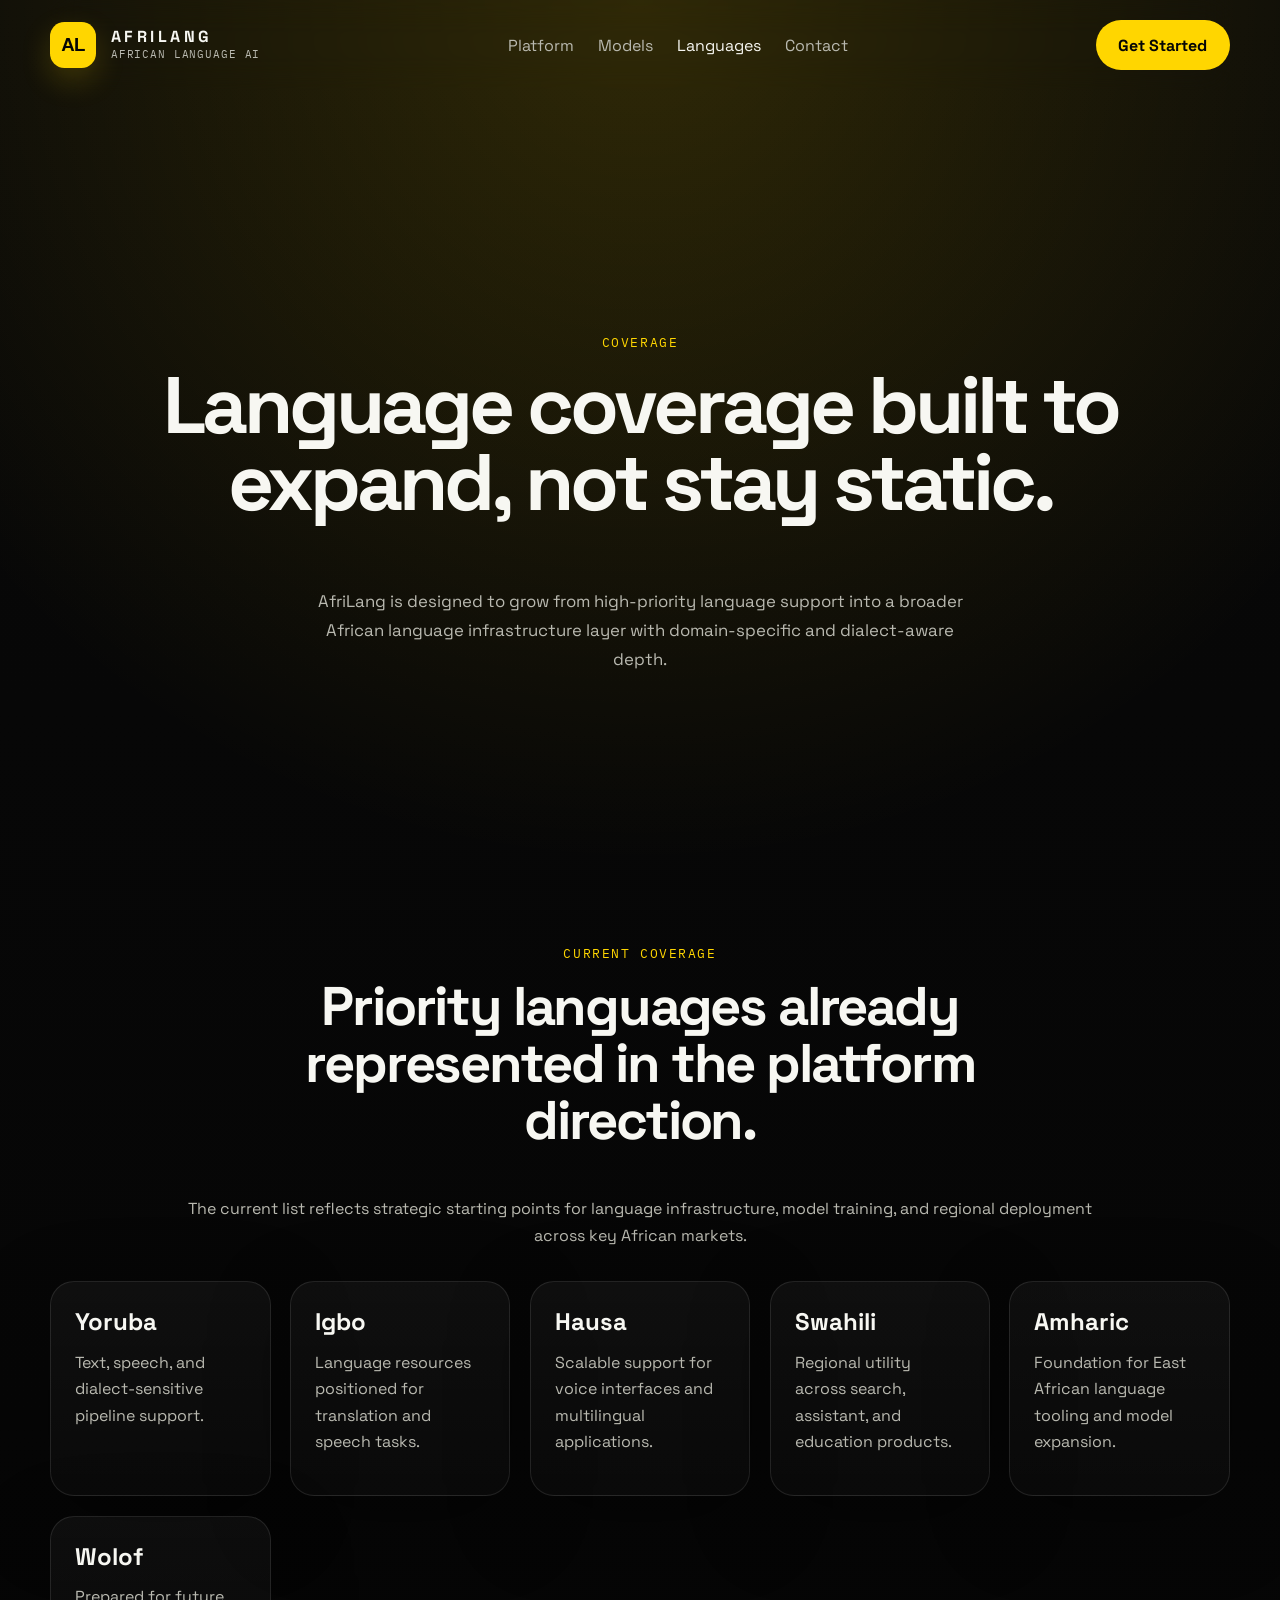
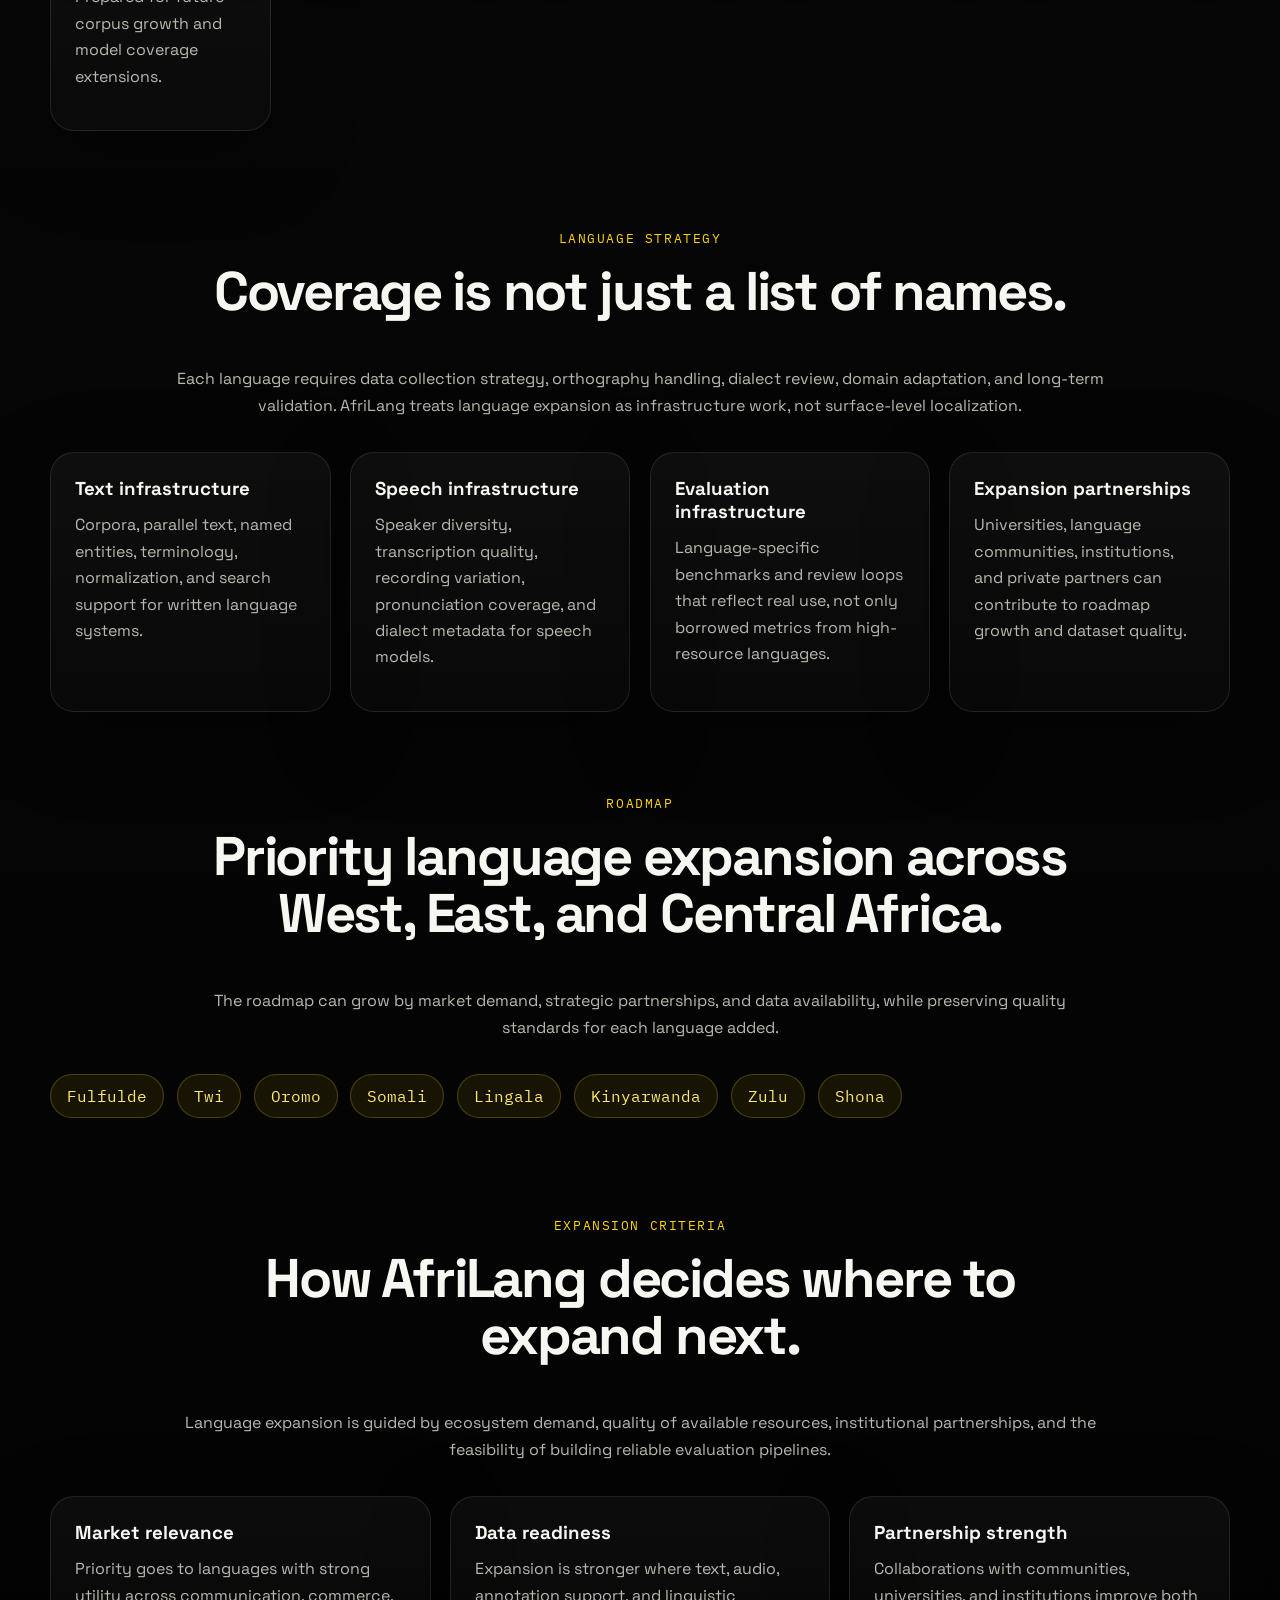
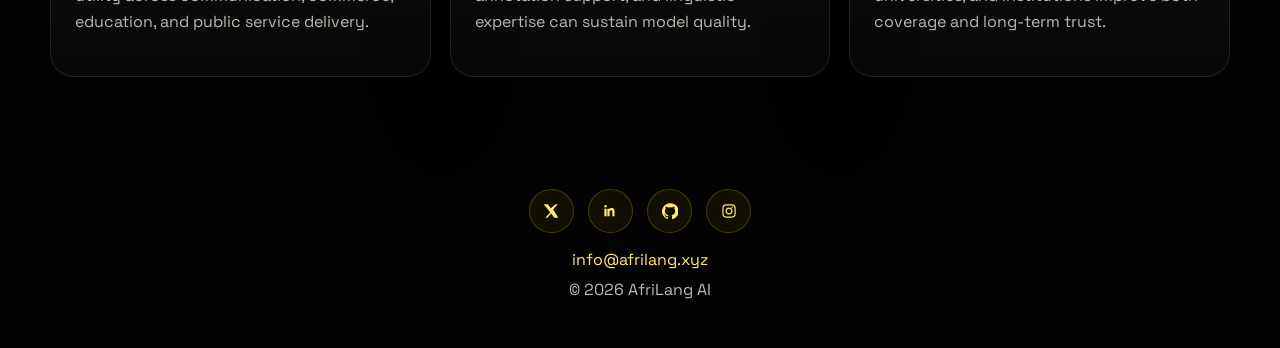
<file: languages.html>
<!DOCTYPE html>
<html lang="en">
<head>
  <meta charset="UTF-8">
  <meta name="viewport" content="width=device-width, initial-scale=1.0">
  <meta name="description" content="AfriLang supported languages and expansion roadmap.">
  <title>AfriLang AI | Languages</title>
  <link rel="icon" href="favicon.svg" type="image/svg+xml">
  <link rel="preconnect" href="https://fonts.googleapis.com">
  <link rel="preconnect" href="https://fonts.gstatic.com" crossorigin>
  <link href="https://fonts.googleapis.com/css2?family=Space+Grotesk:wght@400;500;700&family=IBM+Plex+Mono:wght@400;500&display=swap" rel="stylesheet">
  <link rel="stylesheet" href="style.css">
</head>
<body data-page="languages">
  <div class="site-shell">
    <header class="navbar">
      <a class="logo" href="index.html" aria-label="AfriLang home">
        <img class="logo-mark" src="favicon.svg" alt="" aria-hidden="true">
        <span class="logo-lockup">
          <span class="logo-text">AFRILANG</span>
          <span class="logo-tagline">African Language AI</span>
        </span>
      </a>
      <button class="nav-toggle" type="button" aria-expanded="false" aria-controls="site-nav">
        Menu
      </button>
      <nav id="site-nav" class="nav-links" aria-label="Primary navigation">
        <a href="platform.html">Platform</a>
        <a href="models.html">Models</a>
        <a href="languages.html">Languages</a>
        <a href="contact.html">Contact</a>
      </nav>
      <a href="contact.html" class="btn">Get Started</a>
    </header>

    <main class="page-main">
      <section class="page-hero">
        <div class="eyebrow">Coverage</div>
        <h1>Language coverage built to expand, not stay static.</h1>
        <p>AfriLang is designed to grow from high-priority language support into a broader African language infrastructure layer with domain-specific and dialect-aware depth.</p>
      </section>

      <section class="section">
        <div class="section-heading">
          <div class="eyebrow">Current coverage</div>
          <h2>Priority languages already represented in the platform direction.</h2>
          <p>The current list reflects strategic starting points for language infrastructure, model training, and regional deployment across key African markets.</p>
        </div>
        <div class="grid language-grid">
          <article class="card"><h2>Yoruba</h2><p>Text, speech, and dialect-sensitive pipeline support.</p></article>
          <article class="card"><h2>Igbo</h2><p>Language resources positioned for translation and speech tasks.</p></article>
          <article class="card"><h2>Hausa</h2><p>Scalable support for voice interfaces and multilingual applications.</p></article>
          <article class="card"><h2>Swahili</h2><p>Regional utility across search, assistant, and education products.</p></article>
          <article class="card"><h2>Amharic</h2><p>Foundation for East African language tooling and model expansion.</p></article>
          <article class="card"><h2>Wolof</h2><p>Prepared for future corpus growth and model coverage extensions.</p></article>
        </div>
      </section>

      <section class="section">
        <div class="section-heading">
          <div class="eyebrow">Language strategy</div>
          <h2>Coverage is not just a list of names.</h2>
          <p>Each language requires data collection strategy, orthography handling, dialect review, domain adaptation, and long-term validation. AfriLang treats language expansion as infrastructure work, not surface-level localization.</p>
        </div>
        <div class="split-grid">
          <article class="card">
            <h3>Text infrastructure</h3>
            <p>Corpora, parallel text, named entities, terminology, normalization, and search support for written language systems.</p>
          </article>
          <article class="card">
            <h3>Speech infrastructure</h3>
            <p>Speaker diversity, transcription quality, recording variation, pronunciation coverage, and dialect metadata for speech models.</p>
          </article>
          <article class="card">
            <h3>Evaluation infrastructure</h3>
            <p>Language-specific benchmarks and review loops that reflect real use, not only borrowed metrics from high-resource languages.</p>
          </article>
          <article class="card">
            <h3>Expansion partnerships</h3>
            <p>Universities, language communities, institutions, and private partners can contribute to roadmap growth and dataset quality.</p>
          </article>
        </div>
      </section>

      <section class="section highlight-panel">
        <div class="section-heading">
          <div class="eyebrow">Roadmap</div>
          <h2>Priority language expansion across West, East, and Central Africa.</h2>
          <p>The roadmap can grow by market demand, strategic partnerships, and data availability, while preserving quality standards for each language added.</p>
        </div>
        <div class="tag-row" aria-label="Language roadmap">
          <span class="tag">Fulfulde</span>
          <span class="tag">Twi</span>
          <span class="tag">Oromo</span>
          <span class="tag">Somali</span>
          <span class="tag">Lingala</span>
          <span class="tag">Kinyarwanda</span>
          <span class="tag">Zulu</span>
          <span class="tag">Shona</span>
        </div>
      </section>

      <section class="section">
        <div class="section-heading">
          <div class="eyebrow">Expansion criteria</div>
          <h2>How AfriLang decides where to expand next.</h2>
          <p>Language expansion is guided by ecosystem demand, quality of available resources, institutional partnerships, and the feasibility of building reliable evaluation pipelines.</p>
        </div>
        <div class="split-grid">
          <article class="card">
            <h3>Market relevance</h3>
            <p>Priority goes to languages with strong utility across communication, commerce, education, and public service delivery.</p>
          </article>
          <article class="card">
            <h3>Data readiness</h3>
            <p>Expansion is stronger where text, audio, annotation support, and linguistic expertise can sustain model quality.</p>
          </article>
          <article class="card">
            <h3>Partnership strength</h3>
            <p>Collaborations with communities, universities, and institutions improve both coverage and long-term trust.</p>
          </article>
        </div>
      </section>
    </main>

    <footer class="site-footer">
      <div class="social-links" aria-label="Social media links">
        <a href="#" class="social-link" aria-label="AfriLang on X">
          <svg viewBox="0 0 24 24" aria-hidden="true"><path d="M18.9 2H22l-6.77 7.74L23 22h-6.1l-4.77-6.24L6.67 22H3.56l7.24-8.27L1 2h6.25l4.31 5.7z"></path></svg>
        </a>
        <a href="#" class="social-link" aria-label="AfriLang on LinkedIn">
          <svg viewBox="0 0 24 24" aria-hidden="true"><path d="M6.94 8.5H3.56V20h3.38zM5.25 3A1.96 1.96 0 1 0 5.3 6.92 1.96 1.96 0 0 0 5.25 3m6.1 5.5H8.11V20h3.24v-6.04c0-1.59.3-3.13 2.26-3.13 1.93 0 1.95 1.8 1.95 3.24V20h3.24v-6.6c0-3.24-.7-5.73-4.49-5.73-1.82 0-3.04 1-3.54 1.95h-.05z"></path></svg>
        </a>
        <a href="#" class="social-link" aria-label="AfriLang on GitHub">
          <svg viewBox="0 0 24 24" aria-hidden="true"><path d="M12 .5A12 12 0 0 0 8.2 23.9c.6.1.82-.26.82-.58v-2.06c-3.34.72-4.04-1.42-4.04-1.42-.54-1.4-1.33-1.77-1.33-1.77-1.1-.75.08-.74.08-.74 1.2.09 1.84 1.25 1.84 1.25 1.08 1.86 2.84 1.33 3.53 1.02.1-.8.42-1.33.76-1.63-2.67-.31-5.48-1.36-5.48-6.03 0-1.33.46-2.42 1.23-3.27-.12-.31-.53-1.56.12-3.25 0 0 1-.33 3.3 1.25a11.2 11.2 0 0 1 6 0c2.28-1.58 3.29-1.25 3.29-1.25.65 1.69.24 2.94.12 3.25.77.85 1.23 1.94 1.23 3.27 0 4.68-2.81 5.72-5.5 6.02.43.38.82 1.12.82 2.26v3.35c0 .32.21.69.83.57A12 12 0 0 0 12 .5"></path></svg>
        </a>
        <a href="#" class="social-link" aria-label="AfriLang on Instagram">
          <svg viewBox="0 0 24 24" aria-hidden="true"><path d="M7.75 2h8.5A5.75 5.75 0 0 1 22 7.75v8.5A5.75 5.75 0 0 1 16.25 22h-8.5A5.75 5.75 0 0 1 2 16.25v-8.5A5.75 5.75 0 0 1 7.75 2m0 1.8A3.95 3.95 0 0 0 3.8 7.75v8.5a3.95 3.95 0 0 0 3.95 3.95h8.5a3.95 3.95 0 0 0 3.95-3.95v-8.5a3.95 3.95 0 0 0-3.95-3.95zm8.95 1.35a1.1 1.1 0 1 1 0 2.2 1.1 1.1 0 0 1 0-2.2M12 6.85A5.15 5.15 0 1 1 6.85 12 5.16 5.16 0 0 1 12 6.85m0 1.8A3.35 3.35 0 1 0 15.35 12 3.35 3.35 0 0 0 12 8.65"></path></svg>
        </a>
      </div>
      <p class="footer-email">
        <a href="mailto:info@afrilang.xyz">info@afrilang.xyz</a>
      </p>
      <p>&copy; 2026 AfriLang AI</p>
    </footer>
  </div>
  <script src="script.js"></script>
</body>
</html>
</file>
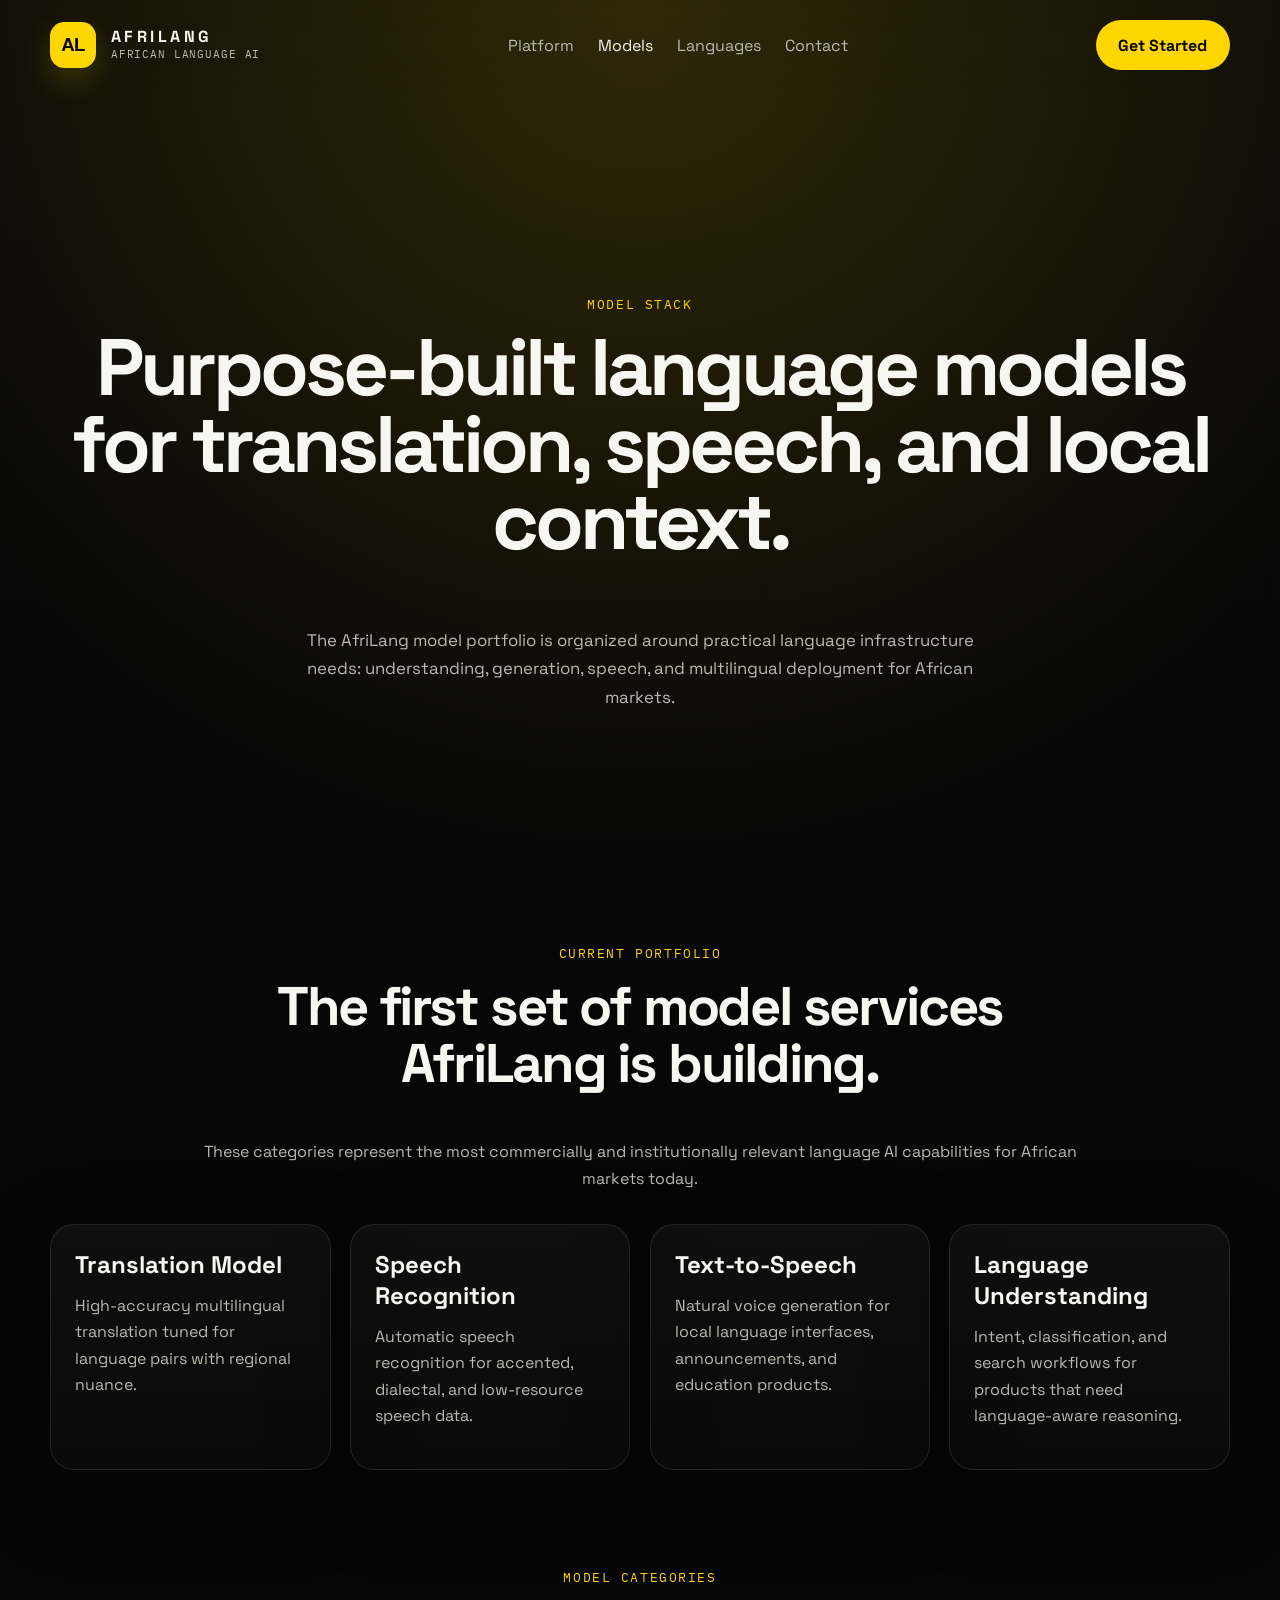
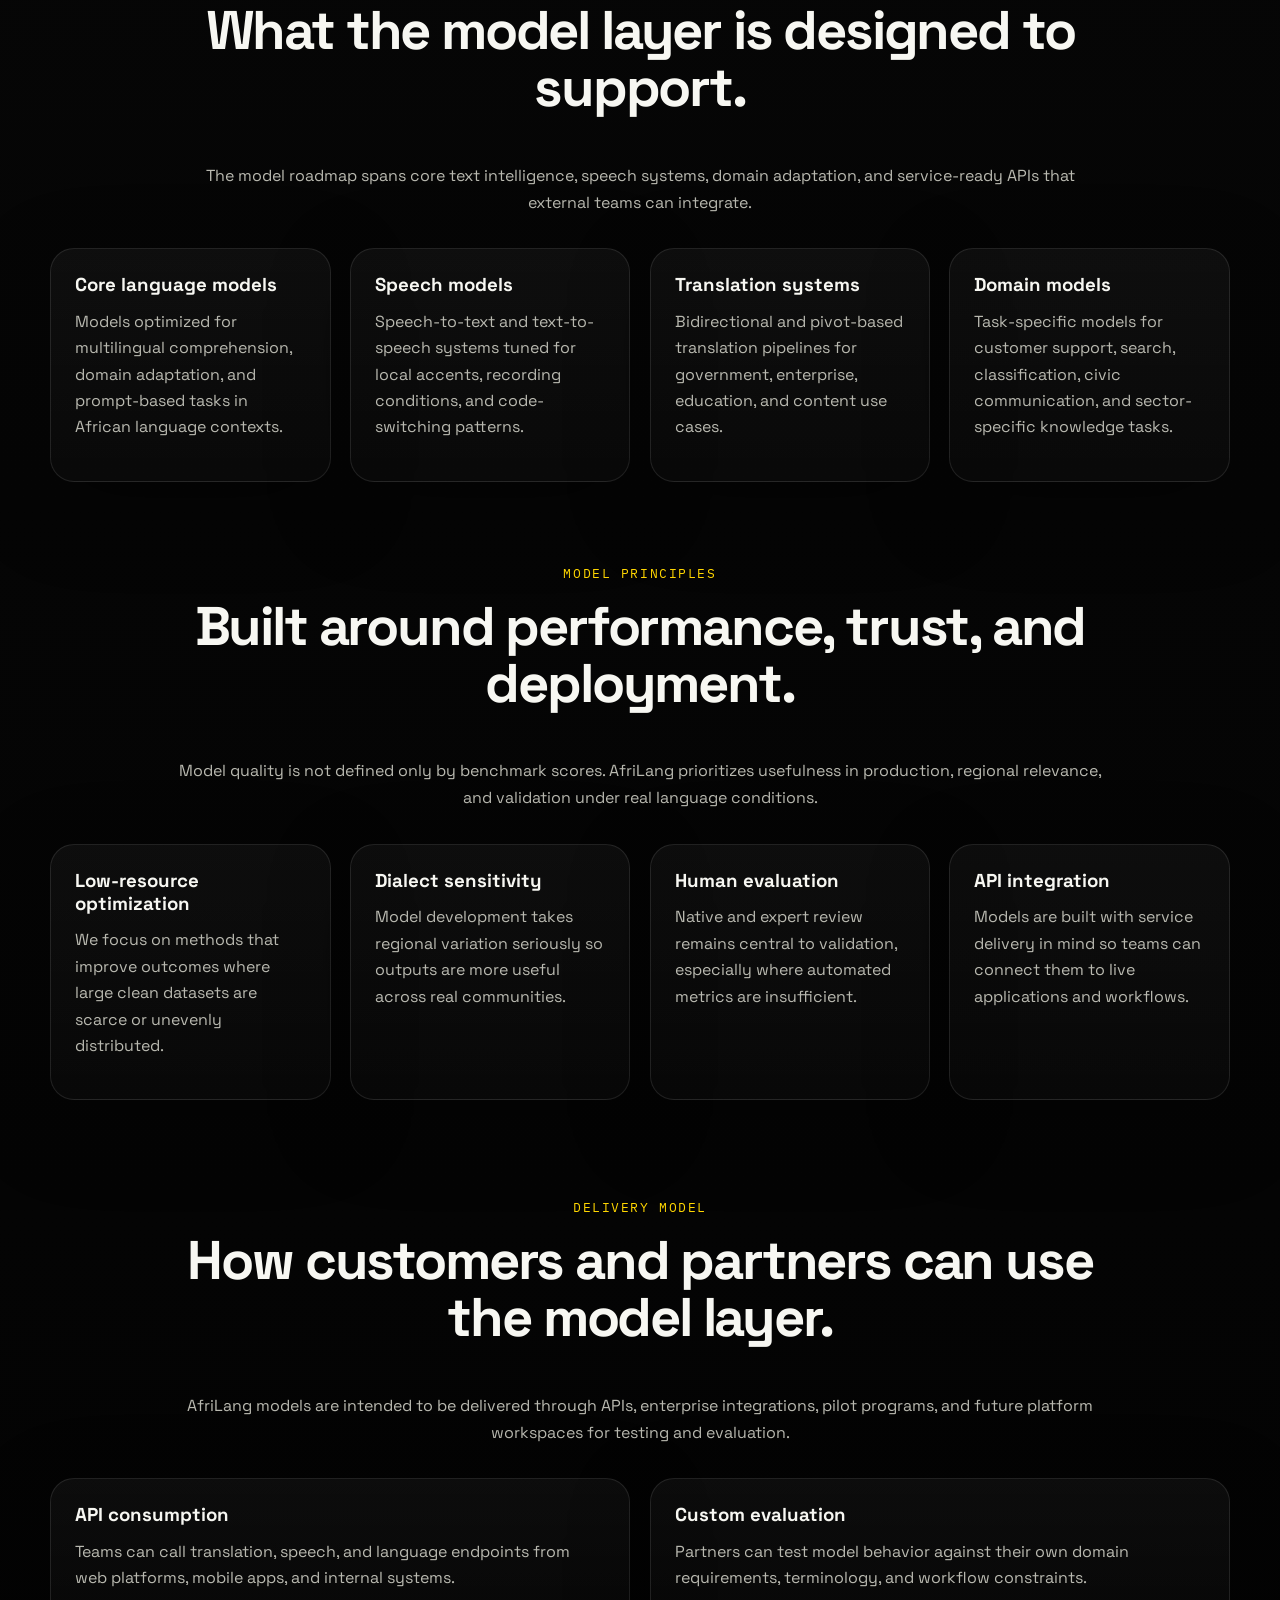
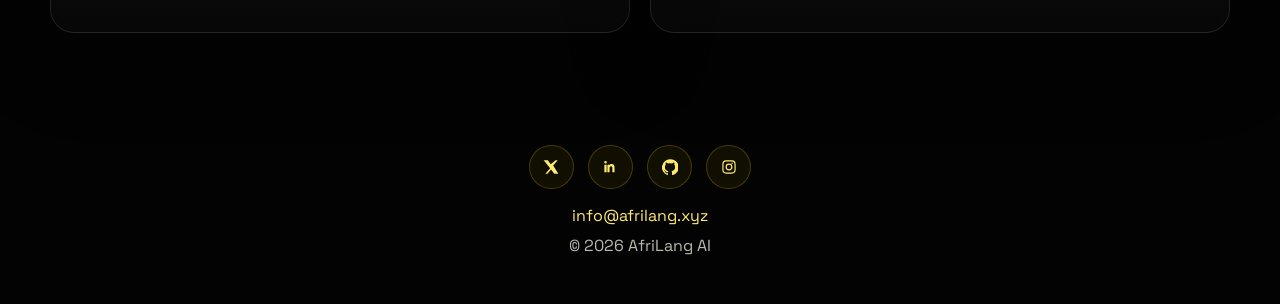
<file: models.html>
<!DOCTYPE html>
<html lang="en">
<head>
  <meta charset="UTF-8">
  <meta name="viewport" content="width=device-width, initial-scale=1.0">
  <meta name="description" content="AfriLang AI model lineup for translation, speech, and language understanding.">
  <title>AfriLang AI | Models</title>
  <link rel="icon" href="favicon.svg" type="image/svg+xml">
  <link rel="preconnect" href="https://fonts.googleapis.com">
  <link rel="preconnect" href="https://fonts.gstatic.com" crossorigin>
  <link href="https://fonts.googleapis.com/css2?family=Space+Grotesk:wght@400;500;700&family=IBM+Plex+Mono:wght@400;500&display=swap" rel="stylesheet">
  <link rel="stylesheet" href="style.css">
</head>
<body data-page="models">
  <div class="site-shell">
    <header class="navbar">
      <a class="logo" href="index.html" aria-label="AfriLang home">
        <img class="logo-mark" src="favicon.svg" alt="" aria-hidden="true">
        <span class="logo-lockup">
          <span class="logo-text">AFRILANG</span>
          <span class="logo-tagline">African Language AI</span>
        </span>
      </a>
      <button class="nav-toggle" type="button" aria-expanded="false" aria-controls="site-nav">
        Menu
      </button>
      <nav id="site-nav" class="nav-links" aria-label="Primary navigation">
        <a href="platform.html">Platform</a>
        <a href="models.html">Models</a>
        <a href="languages.html">Languages</a>
        <a href="contact.html">Contact</a>
      </nav>
      <a href="contact.html" class="btn">Get Started</a>
    </header>

    <main class="page-main">
      <section class="page-hero">
        <div class="eyebrow">Model stack</div>
        <h1>Purpose-built language models for translation, speech, and local context.</h1>
        <p>The AfriLang model portfolio is organized around practical language infrastructure needs: understanding, generation, speech, and multilingual deployment for African markets.</p>
      </section>

      <section class="section">
        <div class="section-heading">
          <div class="eyebrow">Current portfolio</div>
          <h2>The first set of model services AfriLang is building.</h2>
          <p>These categories represent the most commercially and institutionally relevant language AI capabilities for African markets today.</p>
        </div>
        <div class="grid">
          <article class="card">
            <h2>Translation Model</h2>
            <p>High-accuracy multilingual translation tuned for language pairs with regional nuance.</p>
          </article>
          <article class="card">
            <h2>Speech Recognition</h2>
            <p>Automatic speech recognition for accented, dialectal, and low-resource speech data.</p>
          </article>
          <article class="card">
            <h2>Text-to-Speech</h2>
            <p>Natural voice generation for local language interfaces, announcements, and education products.</p>
          </article>
          <article class="card">
            <h2>Language Understanding</h2>
            <p>Intent, classification, and search workflows for products that need language-aware reasoning.</p>
          </article>
        </div>
      </section>

      <section class="section">
        <div class="section-heading">
          <div class="eyebrow">Model categories</div>
          <h2>What the model layer is designed to support.</h2>
          <p>The model roadmap spans core text intelligence, speech systems, domain adaptation, and service-ready APIs that external teams can integrate.</p>
        </div>
        <div class="split-grid">
          <article class="card">
            <h3>Core language models</h3>
            <p>Models optimized for multilingual comprehension, domain adaptation, and prompt-based tasks in African language contexts.</p>
          </article>
          <article class="card">
            <h3>Speech models</h3>
            <p>Speech-to-text and text-to-speech systems tuned for local accents, recording conditions, and code-switching patterns.</p>
          </article>
          <article class="card">
            <h3>Translation systems</h3>
            <p>Bidirectional and pivot-based translation pipelines for government, enterprise, education, and content use cases.</p>
          </article>
          <article class="card">
            <h3>Domain models</h3>
            <p>Task-specific models for customer support, search, classification, civic communication, and sector-specific knowledge tasks.</p>
          </article>
        </div>
      </section>

      <section class="section highlight-panel">
        <div class="section-heading">
          <div class="eyebrow">Model principles</div>
          <h2>Built around performance, trust, and deployment.</h2>
          <p>Model quality is not defined only by benchmark scores. AfriLang prioritizes usefulness in production, regional relevance, and validation under real language conditions.</p>
        </div>
        <div class="grid">
          <article class="card">
            <h3>Low-resource optimization</h3>
            <p>We focus on methods that improve outcomes where large clean datasets are scarce or unevenly distributed.</p>
          </article>
          <article class="card">
            <h3>Dialect sensitivity</h3>
            <p>Model development takes regional variation seriously so outputs are more useful across real communities.</p>
          </article>
          <article class="card">
            <h3>Human evaluation</h3>
            <p>Native and expert review remains central to validation, especially where automated metrics are insufficient.</p>
          </article>
          <article class="card">
            <h3>API integration</h3>
            <p>Models are built with service delivery in mind so teams can connect them to live applications and workflows.</p>
          </article>
        </div>
      </section>

      <section class="section">
        <div class="section-heading">
          <div class="eyebrow">Delivery model</div>
          <h2>How customers and partners can use the model layer.</h2>
          <p>AfriLang models are intended to be delivered through APIs, enterprise integrations, pilot programs, and future platform workspaces for testing and evaluation.</p>
        </div>
        <div class="split-grid">
          <article class="card">
            <h3>API consumption</h3>
            <p>Teams can call translation, speech, and language endpoints from web platforms, mobile apps, and internal systems.</p>
          </article>
          <article class="card">
            <h3>Custom evaluation</h3>
            <p>Partners can test model behavior against their own domain requirements, terminology, and workflow constraints.</p>
          </article>
        </div>
      </section>
    </main>

    <footer class="site-footer">
      <div class="social-links" aria-label="Social media links">
        <a href="#" class="social-link" aria-label="AfriLang on X">
          <svg viewBox="0 0 24 24" aria-hidden="true"><path d="M18.9 2H22l-6.77 7.74L23 22h-6.1l-4.77-6.24L6.67 22H3.56l7.24-8.27L1 2h6.25l4.31 5.7z"></path></svg>
        </a>
        <a href="#" class="social-link" aria-label="AfriLang on LinkedIn">
          <svg viewBox="0 0 24 24" aria-hidden="true"><path d="M6.94 8.5H3.56V20h3.38zM5.25 3A1.96 1.96 0 1 0 5.3 6.92 1.96 1.96 0 0 0 5.25 3m6.1 5.5H8.11V20h3.24v-6.04c0-1.59.3-3.13 2.26-3.13 1.93 0 1.95 1.8 1.95 3.24V20h3.24v-6.6c0-3.24-.7-5.73-4.49-5.73-1.82 0-3.04 1-3.54 1.95h-.05z"></path></svg>
        </a>
        <a href="#" class="social-link" aria-label="AfriLang on GitHub">
          <svg viewBox="0 0 24 24" aria-hidden="true"><path d="M12 .5A12 12 0 0 0 8.2 23.9c.6.1.82-.26.82-.58v-2.06c-3.34.72-4.04-1.42-4.04-1.42-.54-1.4-1.33-1.77-1.33-1.77-1.1-.75.08-.74.08-.74 1.2.09 1.84 1.25 1.84 1.25 1.08 1.86 2.84 1.33 3.53 1.02.1-.8.42-1.33.76-1.63-2.67-.31-5.48-1.36-5.48-6.03 0-1.33.46-2.42 1.23-3.27-.12-.31-.53-1.56.12-3.25 0 0 1-.33 3.3 1.25a11.2 11.2 0 0 1 6 0c2.28-1.58 3.29-1.25 3.29-1.25.65 1.69.24 2.94.12 3.25.77.85 1.23 1.94 1.23 3.27 0 4.68-2.81 5.72-5.5 6.02.43.38.82 1.12.82 2.26v3.35c0 .32.21.69.83.57A12 12 0 0 0 12 .5"></path></svg>
        </a>
        <a href="#" class="social-link" aria-label="AfriLang on Instagram">
          <svg viewBox="0 0 24 24" aria-hidden="true"><path d="M7.75 2h8.5A5.75 5.75 0 0 1 22 7.75v8.5A5.75 5.75 0 0 1 16.25 22h-8.5A5.75 5.75 0 0 1 2 16.25v-8.5A5.75 5.75 0 0 1 7.75 2m0 1.8A3.95 3.95 0 0 0 3.8 7.75v8.5a3.95 3.95 0 0 0 3.95 3.95h8.5a3.95 3.95 0 0 0 3.95-3.95v-8.5a3.95 3.95 0 0 0-3.95-3.95zm8.95 1.35a1.1 1.1 0 1 1 0 2.2 1.1 1.1 0 0 1 0-2.2M12 6.85A5.15 5.15 0 1 1 6.85 12 5.16 5.16 0 0 1 12 6.85m0 1.8A3.35 3.35 0 1 0 15.35 12 3.35 3.35 0 0 0 12 8.65"></path></svg>
        </a>
      </div>
      <p class="footer-email">
        <a href="mailto:info@afrilang.xyz">info@afrilang.xyz</a>
      </p>
      <p>&copy; 2026 AfriLang AI</p>
    </footer>
  </div>
  <script src="script.js"></script>
</body>
</html>
</file>
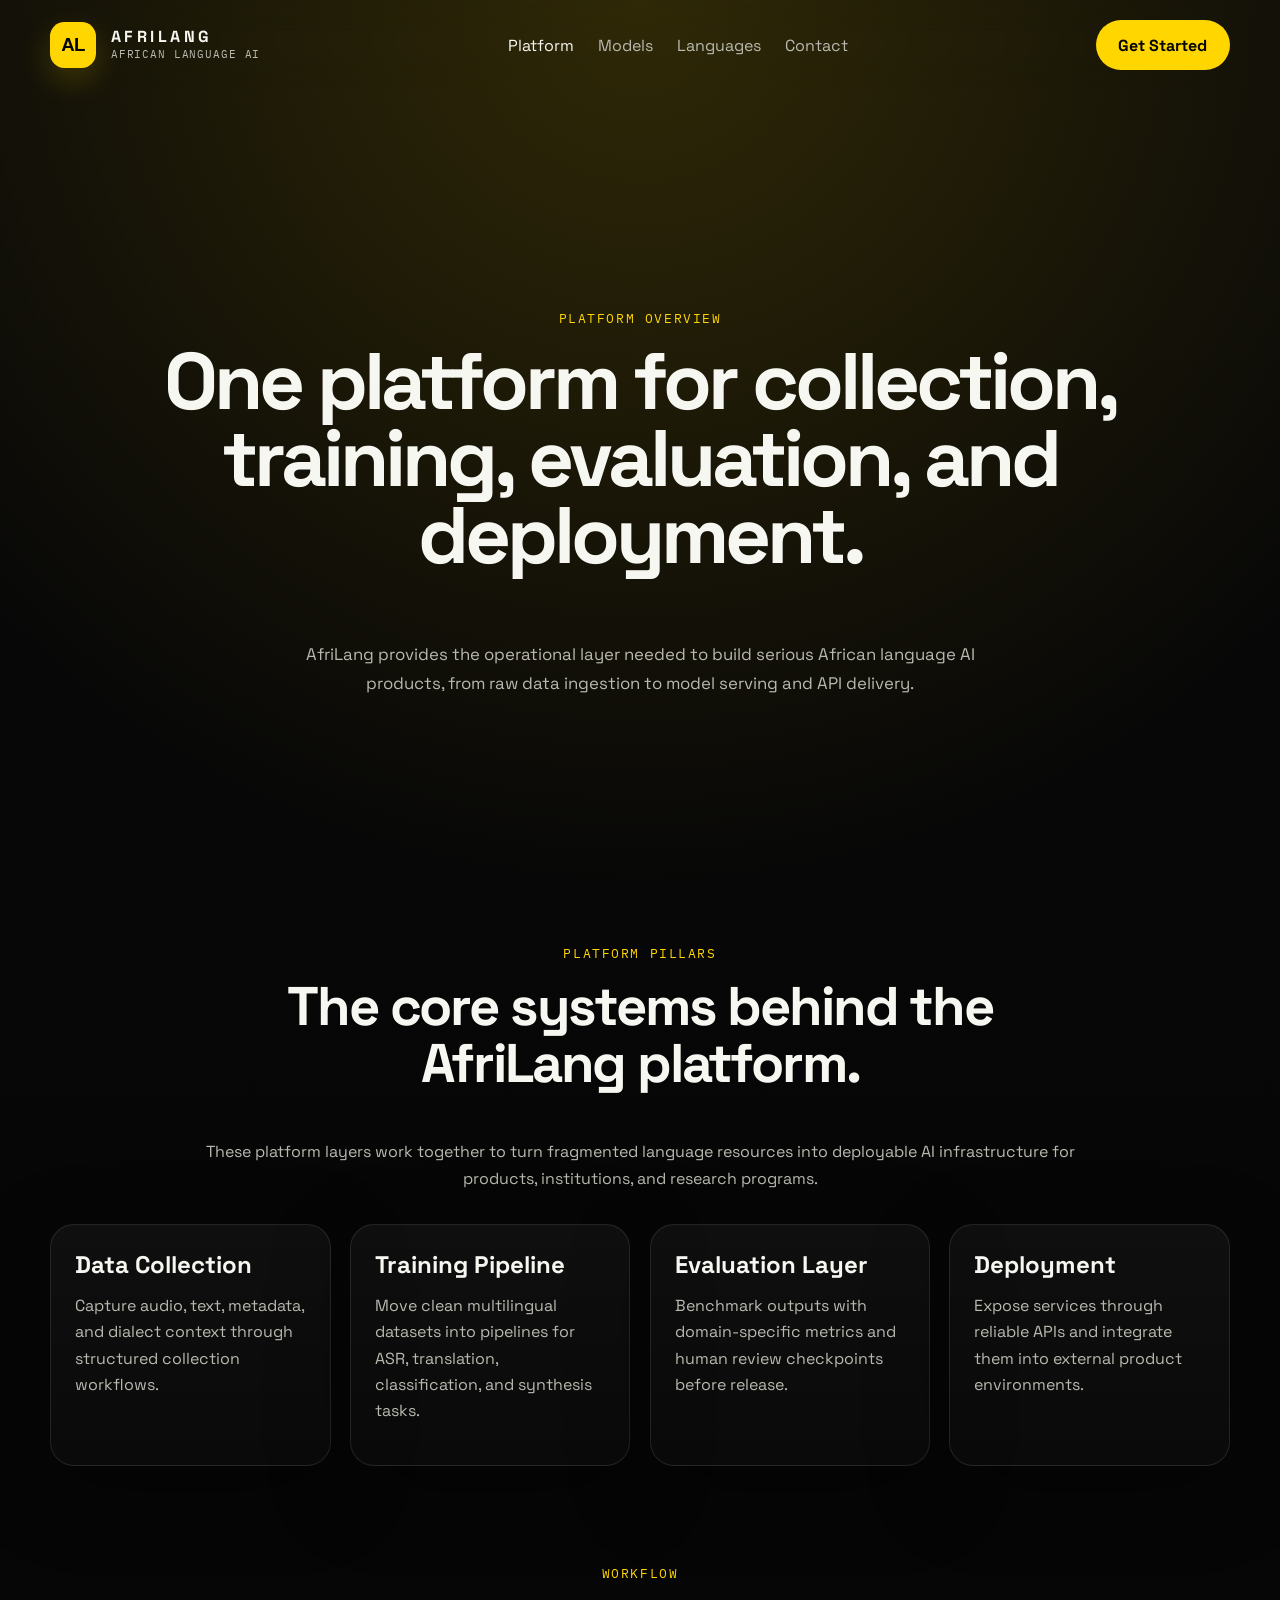
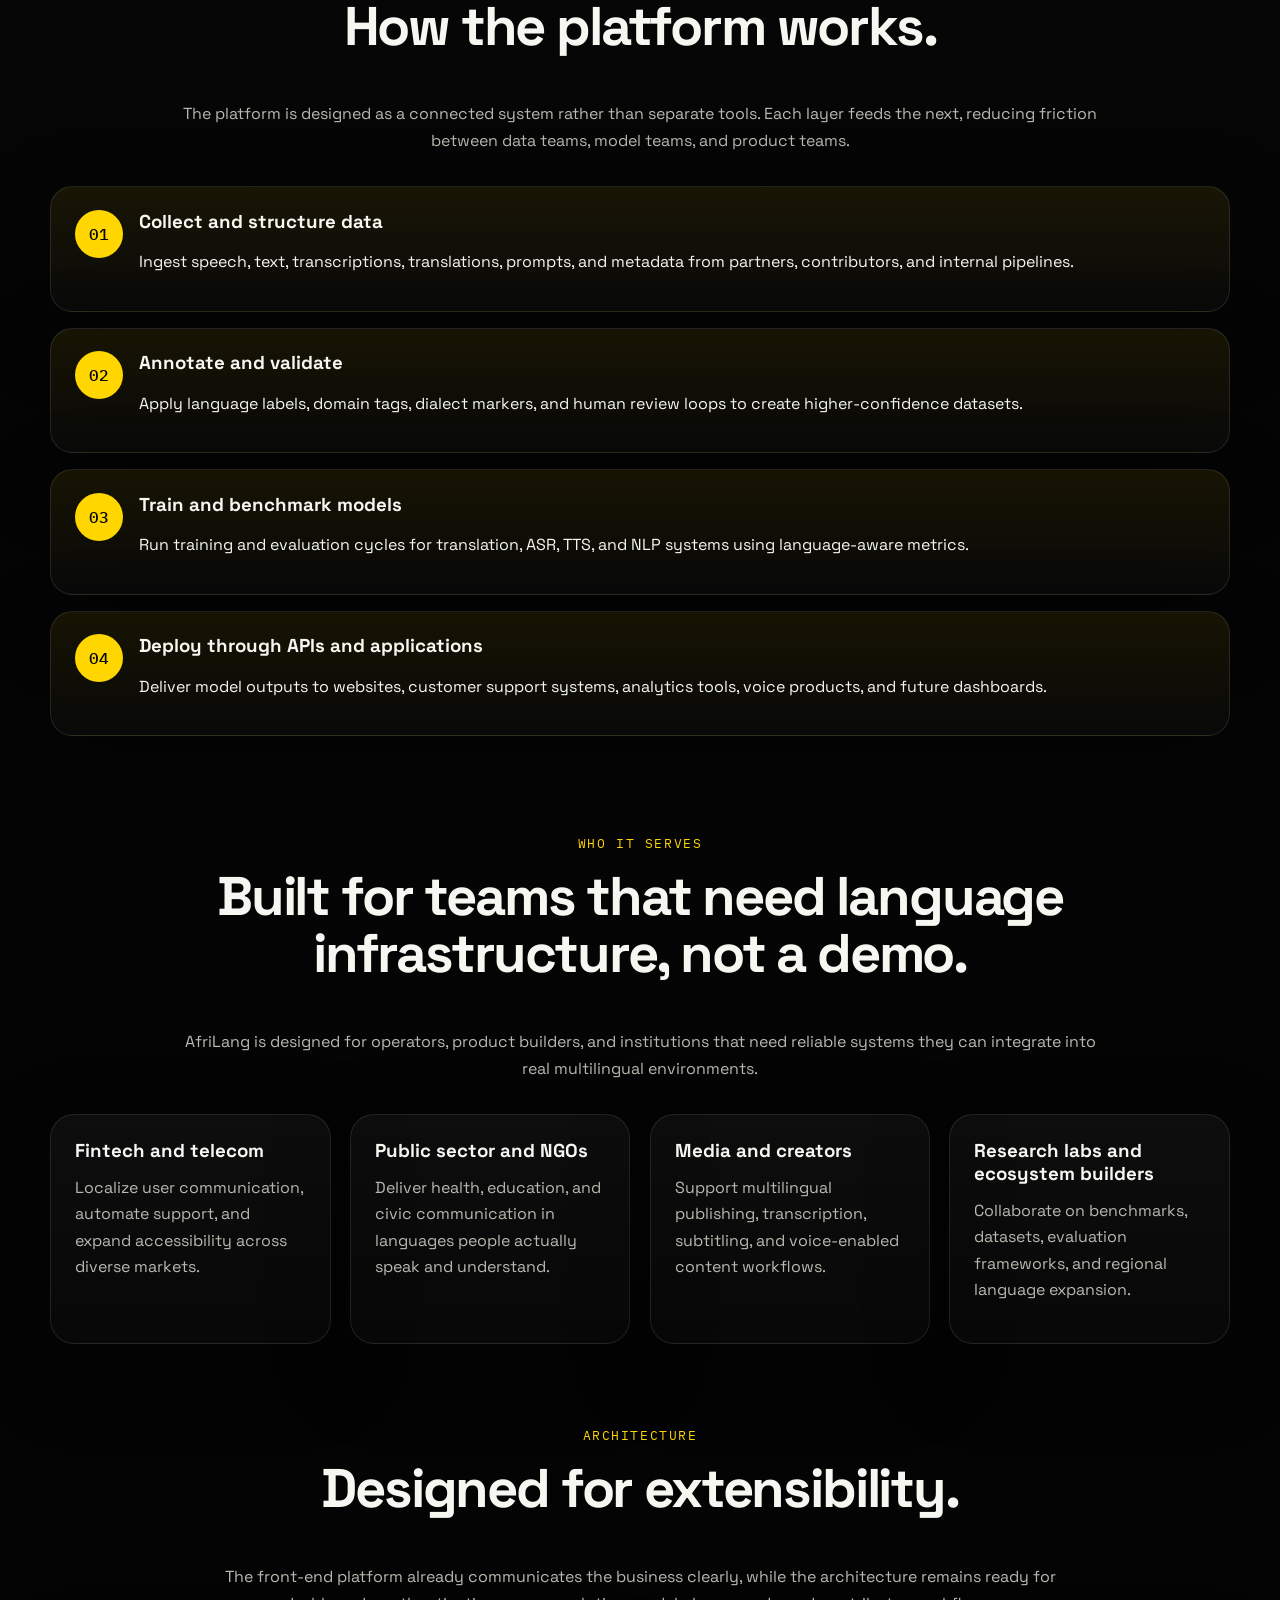
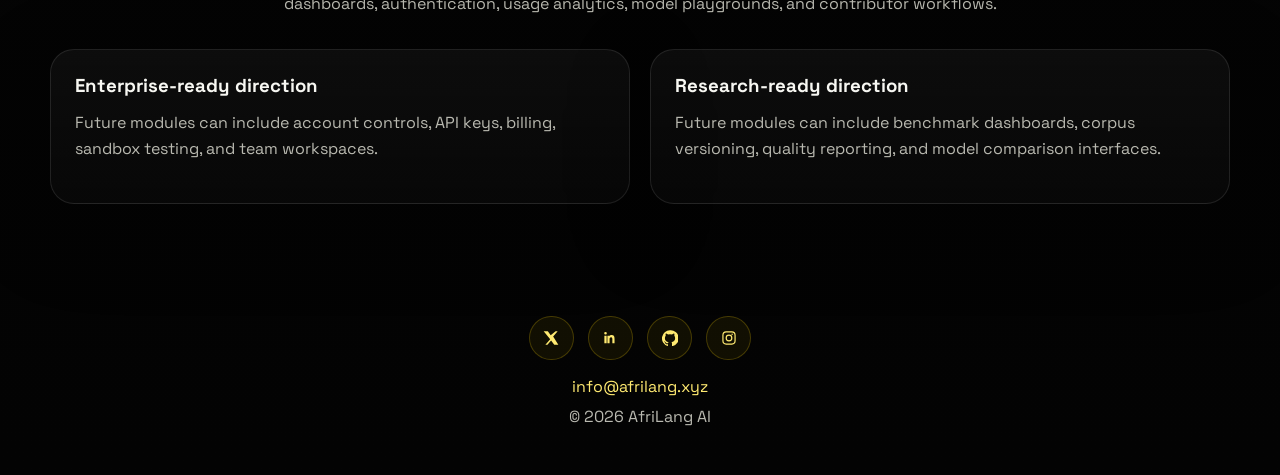
<file: platform.html>
<!DOCTYPE html>
<html lang="en">
<head>
  <meta charset="UTF-8">
  <meta name="viewport" content="width=device-width, initial-scale=1.0">
  <meta name="description" content="Platform overview for AfriLang AI infrastructure.">
  <title>AfriLang AI | Platform</title>
  <link rel="icon" href="favicon.svg" type="image/svg+xml">
  <link rel="preconnect" href="https://fonts.googleapis.com">
  <link rel="preconnect" href="https://fonts.gstatic.com" crossorigin>
  <link href="https://fonts.googleapis.com/css2?family=Space+Grotesk:wght@400;500;700&family=IBM+Plex+Mono:wght@400;500&display=swap" rel="stylesheet">
  <link rel="stylesheet" href="style.css">
</head>
<body data-page="platform">
  <div class="site-shell">
    <header class="navbar">
      <a class="logo" href="index.html" aria-label="AfriLang home">
        <img class="logo-mark" src="favicon.svg" alt="" aria-hidden="true">
        <span class="logo-lockup">
          <span class="logo-text">AFRILANG</span>
          <span class="logo-tagline">African Language AI</span>
        </span>
      </a>
      <button class="nav-toggle" type="button" aria-expanded="false" aria-controls="site-nav">
        Menu
      </button>
      <nav id="site-nav" class="nav-links" aria-label="Primary navigation">
        <a href="platform.html">Platform</a>
        <a href="models.html">Models</a>
        <a href="languages.html">Languages</a>
        <a href="contact.html">Contact</a>
      </nav>
      <a href="contact.html" class="btn">Get Started</a>
    </header>

    <main class="page-main">
      <section class="page-hero">
        <div class="eyebrow">Platform overview</div>
        <h1>One platform for collection, training, evaluation, and deployment.</h1>
        <p>AfriLang provides the operational layer needed to build serious African language AI products, from raw data ingestion to model serving and API delivery.</p>
      </section>

      <section class="section">
        <div class="section-heading">
          <div class="eyebrow">Platform pillars</div>
          <h2>The core systems behind the AfriLang platform.</h2>
          <p>These platform layers work together to turn fragmented language resources into deployable AI infrastructure for products, institutions, and research programs.</p>
        </div>
        <div class="grid">
          <article class="card">
            <h2>Data Collection</h2>
            <p>Capture audio, text, metadata, and dialect context through structured collection workflows.</p>
          </article>
          <article class="card">
            <h2>Training Pipeline</h2>
            <p>Move clean multilingual datasets into pipelines for ASR, translation, classification, and synthesis tasks.</p>
          </article>
          <article class="card">
            <h2>Evaluation Layer</h2>
            <p>Benchmark outputs with domain-specific metrics and human review checkpoints before release.</p>
          </article>
          <article class="card">
            <h2>Deployment</h2>
            <p>Expose services through reliable APIs and integrate them into external product environments.</p>
          </article>
        </div>
      </section>

      <section class="section">
        <div class="section-heading">
          <div class="eyebrow">Workflow</div>
          <h2>How the platform works.</h2>
          <p>The platform is designed as a connected system rather than separate tools. Each layer feeds the next, reducing friction between data teams, model teams, and product teams.</p>
        </div>
        <div class="timeline">
          <article class="timeline-item">
            <span class="timeline-step">01</span>
            <div>
              <h3>Collect and structure data</h3>
              <p>Ingest speech, text, transcriptions, translations, prompts, and metadata from partners, contributors, and internal pipelines.</p>
            </div>
          </article>
          <article class="timeline-item">
            <span class="timeline-step">02</span>
            <div>
              <h3>Annotate and validate</h3>
              <p>Apply language labels, domain tags, dialect markers, and human review loops to create higher-confidence datasets.</p>
            </div>
          </article>
          <article class="timeline-item">
            <span class="timeline-step">03</span>
            <div>
              <h3>Train and benchmark models</h3>
              <p>Run training and evaluation cycles for translation, ASR, TTS, and NLP systems using language-aware metrics.</p>
            </div>
          </article>
          <article class="timeline-item">
            <span class="timeline-step">04</span>
            <div>
              <h3>Deploy through APIs and applications</h3>
              <p>Deliver model outputs to websites, customer support systems, analytics tools, voice products, and future dashboards.</p>
            </div>
          </article>
        </div>
      </section>

      <section class="section">
        <div class="section-heading">
          <div class="eyebrow">Who it serves</div>
          <h2>Built for teams that need language infrastructure, not a demo.</h2>
          <p>AfriLang is designed for operators, product builders, and institutions that need reliable systems they can integrate into real multilingual environments.</p>
        </div>
        <div class="grid">
          <article class="card">
            <h3>Fintech and telecom</h3>
            <p>Localize user communication, automate support, and expand accessibility across diverse markets.</p>
          </article>
          <article class="card">
            <h3>Public sector and NGOs</h3>
            <p>Deliver health, education, and civic communication in languages people actually speak and understand.</p>
          </article>
          <article class="card">
            <h3>Media and creators</h3>
            <p>Support multilingual publishing, transcription, subtitling, and voice-enabled content workflows.</p>
          </article>
          <article class="card">
            <h3>Research labs and ecosystem builders</h3>
            <p>Collaborate on benchmarks, datasets, evaluation frameworks, and regional language expansion.</p>
          </article>
        </div>
      </section>

      <section class="section highlight-panel">
        <div class="section-heading">
          <div class="eyebrow">Architecture</div>
          <h2>Designed for extensibility.</h2>
          <p>The front-end platform already communicates the business clearly, while the architecture remains ready for dashboards, authentication, usage analytics, model playgrounds, and contributor workflows.</p>
        </div>
        <div class="split-grid">
          <article class="card">
            <h3>Enterprise-ready direction</h3>
            <p>Future modules can include account controls, API keys, billing, sandbox testing, and team workspaces.</p>
          </article>
          <article class="card">
            <h3>Research-ready direction</h3>
            <p>Future modules can include benchmark dashboards, corpus versioning, quality reporting, and model comparison interfaces.</p>
          </article>
        </div>
      </section>
    </main>

    <footer class="site-footer">
      <div class="social-links" aria-label="Social media links">
        <a href="#" class="social-link" aria-label="AfriLang on X">
          <svg viewBox="0 0 24 24" aria-hidden="true"><path d="M18.9 2H22l-6.77 7.74L23 22h-6.1l-4.77-6.24L6.67 22H3.56l7.24-8.27L1 2h6.25l4.31 5.7z"></path></svg>
        </a>
        <a href="#" class="social-link" aria-label="AfriLang on LinkedIn">
          <svg viewBox="0 0 24 24" aria-hidden="true"><path d="M6.94 8.5H3.56V20h3.38zM5.25 3A1.96 1.96 0 1 0 5.3 6.92 1.96 1.96 0 0 0 5.25 3m6.1 5.5H8.11V20h3.24v-6.04c0-1.59.3-3.13 2.26-3.13 1.93 0 1.95 1.8 1.95 3.24V20h3.24v-6.6c0-3.24-.7-5.73-4.49-5.73-1.82 0-3.04 1-3.54 1.95h-.05z"></path></svg>
        </a>
        <a href="#" class="social-link" aria-label="AfriLang on GitHub">
          <svg viewBox="0 0 24 24" aria-hidden="true"><path d="M12 .5A12 12 0 0 0 8.2 23.9c.6.1.82-.26.82-.58v-2.06c-3.34.72-4.04-1.42-4.04-1.42-.54-1.4-1.33-1.77-1.33-1.77-1.1-.75.08-.74.08-.74 1.2.09 1.84 1.25 1.84 1.25 1.08 1.86 2.84 1.33 3.53 1.02.1-.8.42-1.33.76-1.63-2.67-.31-5.48-1.36-5.48-6.03 0-1.33.46-2.42 1.23-3.27-.12-.31-.53-1.56.12-3.25 0 0 1-.33 3.3 1.25a11.2 11.2 0 0 1 6 0c2.28-1.58 3.29-1.25 3.29-1.25.65 1.69.24 2.94.12 3.25.77.85 1.23 1.94 1.23 3.27 0 4.68-2.81 5.72-5.5 6.02.43.38.82 1.12.82 2.26v3.35c0 .32.21.69.83.57A12 12 0 0 0 12 .5"></path></svg>
        </a>
        <a href="#" class="social-link" aria-label="AfriLang on Instagram">
          <svg viewBox="0 0 24 24" aria-hidden="true"><path d="M7.75 2h8.5A5.75 5.75 0 0 1 22 7.75v8.5A5.75 5.75 0 0 1 16.25 22h-8.5A5.75 5.75 0 0 1 2 16.25v-8.5A5.75 5.75 0 0 1 7.75 2m0 1.8A3.95 3.95 0 0 0 3.8 7.75v8.5a3.95 3.95 0 0 0 3.95 3.95h8.5a3.95 3.95 0 0 0 3.95-3.95v-8.5a3.95 3.95 0 0 0-3.95-3.95zm8.95 1.35a1.1 1.1 0 1 1 0 2.2 1.1 1.1 0 0 1 0-2.2M12 6.85A5.15 5.15 0 1 1 6.85 12 5.16 5.16 0 0 1 12 6.85m0 1.8A3.35 3.35 0 1 0 15.35 12 3.35 3.35 0 0 0 12 8.65"></path></svg>
        </a>
      </div>
      <p class="footer-email">
        <a href="mailto:info@afrilang.xyz">info@afrilang.xyz</a>
      </p>
      <p>&copy; 2026 AfriLang AI</p>
    </footer>
  </div>
  <script src="script.js"></script>
</body>
</html>
</file>
<file: style.css>
:root {
  --bg: #050505;
  --bg-soft: #101010;
  --surface: rgba(255, 255, 255, 0.04);
  --surface-strong: rgba(255, 214, 0, 0.08);
  --border: rgba(255, 255, 255, 0.1);
  --text: #f7f7f2;
  --muted: #b9b9b0;
  --primary: #ffd600;
  --primary-soft: #ffea71;
  --shadow: 0 24px 80px rgba(0, 0, 0, 0.35);
}

*,
*::before,
*::after {
  box-sizing: border-box;
}

html {
  scroll-behavior: smooth;
}

body {
  margin: 0;
  min-height: 100vh;
  font-family: "Space Grotesk", sans-serif;
  background:
    radial-gradient(circle at top, rgba(255, 214, 0, 0.16), transparent 24%),
    linear-gradient(180deg, #080808 0%, #030303 100%);
  color: var(--text);
}

a {
  color: inherit;
}

button,
input,
textarea {
  font: inherit;
}

.site-shell {
  width: min(1180px, calc(100% - 2rem));
  margin: 0 auto;
}

.navbar {
  position: sticky;
  top: 0;
  z-index: 10;
  display: flex;
  align-items: center;
  justify-content: space-between;
  gap: 1rem;
  padding: 1.25rem 0;
  backdrop-filter: blur(16px);
}

.logo {
  display: inline-flex;
  align-items: center;
  gap: 0.9rem;
  text-decoration: none;
}

.logo-mark {
  display: block;
  width: 2.9rem;
  height: 2.9rem;
  border-radius: 0.9rem;
  box-shadow: 0 12px 30px rgba(255, 214, 0, 0.18);
}

.logo-lockup {
  display: flex;
  flex-direction: column;
  gap: 0.1rem;
}

.logo-text {
  font-size: 1rem;
  font-weight: 700;
  letter-spacing: 0.22em;
  line-height: 1;
}

.logo-tagline {
  color: var(--muted);
  font-family: "IBM Plex Mono", monospace;
  font-size: 0.68rem;
  letter-spacing: 0.08em;
  text-transform: uppercase;
}

.nav-links {
  display: flex;
  align-items: center;
  gap: 1.5rem;
}

.nav-links a {
  color: var(--muted);
  text-decoration: none;
}

.nav-links a:hover,
.nav-links a.is-active {
  color: var(--text);
}

.nav-toggle {
  display: none;
  border: 1px solid var(--border);
  border-radius: 999px;
  background: transparent;
  color: var(--text);
  padding: 0.7rem 1rem;
}

.hero,
.page-hero {
  padding: 5.5rem 0 4rem;
}

.hero {
  min-height: calc(100vh - 5rem);
  display: flex;
  flex-direction: column;
  justify-content: center;
  align-items: center;
  text-align: center;
}

.page-hero {
  min-height: calc(100vh - 5rem);
  display: flex;
  flex-direction: column;
  justify-content: center;
  align-items: center;
  text-align: center;
}

.eyebrow {
  display: inline-block;
  margin-bottom: 1rem;
  color: var(--primary);
  font-family: "IBM Plex Mono", monospace;
  font-size: 0.82rem;
  letter-spacing: 0.12em;
  text-transform: uppercase;
}

h1,
h2,
h3,
p {
  margin-top: 0;
}

h1 {
  max-width: 12ch;
  font-size: clamp(3rem, 9vw, 5.8rem);
  line-height: 0.96;
  letter-spacing: -0.05em;
}

.hero h1 {
  max-width: 24ch;
  font-size: clamp(2.7rem, 7vw, 5rem);
}

.page-hero h1 {
  max-width: 24ch;
  margin-left: auto;
  margin-right: auto;
  font-size: clamp(2.7rem, 7vw, 5rem);
}

.hero-copy,
.page-hero p,
.section-heading p,
.cta p {
  max-width: 42rem;
  margin-left: auto;
  margin-right: auto;
  color: var(--muted);
  font-size: 1.05rem;
  line-height: 1.7;
  text-align: center;
}

.section-heading p {
  max-width: 58rem;
  font-size: 1rem;
}

.hero-copy {
  max-width: 72rem;
  font-size: 1rem;
}

.hero-buttons {
  display: flex;
  flex-wrap: wrap;
  gap: 1rem;
  margin: 2rem 0 3rem;
  justify-content: center;
}

.btn,
.btn-outline {
  display: inline-flex;
  align-items: center;
  justify-content: center;
  min-height: 3rem;
  border-radius: 999px;
  padding: 0.85rem 1.35rem;
  text-decoration: none;
  transition: transform 160ms ease, background 160ms ease, color 160ms ease, border-color 160ms ease;
}

.btn {
  border: 1px solid transparent;
  background: var(--primary);
  color: #050505;
  font-weight: 700;
}

.btn-outline {
  border: 1px solid rgba(255, 214, 0, 0.45);
  color: var(--primary-soft);
  background: transparent;
}

.btn:hover,
.btn-outline:hover,
.nav-toggle:hover {
  transform: translateY(-1px);
}

.hero-metrics,
.grid,
.split-grid,
.contact-layout {
  display: grid;
  gap: 1.2rem;
}

.hero-metrics {
  grid-template-columns: repeat(3, minmax(0, 1fr));
  width: 100%;
}

.grid {
  grid-template-columns: repeat(auto-fit, minmax(220px, 1fr));
}

.split-grid {
  grid-template-columns: repeat(auto-fit, minmax(280px, 1fr));
}

.contact-layout {
  grid-template-columns: minmax(0, 0.9fr) minmax(0, 1.1fr);
  align-items: start;
}

.section {
  padding: 2rem 0 4rem;
}

.section-heading {
  margin-bottom: 2rem;
  text-align: center;
}

.section-actions {
  margin-top: 1.2rem;
  text-align: center;
}

.section-heading h2,
.cta h2 {
  max-width: 26ch;
  margin-left: auto;
  margin-right: auto;
  font-size: clamp(2rem, 5vw, 3.4rem);
  line-height: 1.05;
  letter-spacing: -0.04em;
}

.page-hero,
.cta,
.site-footer {
  text-align: center;
}

.page-hero p,
.cta p {
  margin-left: auto;
  margin-right: auto;
}

.card,
.metric-card,
.form {
  border: 1px solid var(--border);
  background: linear-gradient(180deg, rgba(255, 255, 255, 0.04) 0%, rgba(255, 255, 255, 0.02) 100%);
  border-radius: 1.5rem;
  box-shadow: var(--shadow);
}

.card,
.metric-card {
  padding: 1.5rem;
}

.card-media {
  display: block;
  width: calc(100% + 3rem);
  height: 17rem;
  margin: -1.5rem -1.5rem 1.2rem;
  object-fit: cover;
  border-radius: 1.5rem 1.5rem 0.9rem 0.9rem;
}


.card h2,
.card h3 {
  margin-bottom: 0.8rem;
}

.card p,
.metric-label {
  color: var(--muted);
  line-height: 1.65;
}

.card a {
  text-decoration: none;
}

.card strong {
  color: var(--text);
}

.contact-link,
.footer-email a {
  color: var(--primary-soft);
  text-decoration: none;
}

.card-kicker {
  margin-bottom: 0.8rem;
  color: var(--primary);
  font-family: "IBM Plex Mono", monospace;
  font-size: 0.82rem;
  letter-spacing: 0.08em;
  text-transform: uppercase;
}

.text-link {
  display: inline-flex;
  margin-top: 1rem;
  color: var(--primary-soft);
}

.metric-value {
  display: block;
  margin-bottom: 0.4rem;
  color: var(--primary);
  font-family: "IBM Plex Mono", monospace;
  text-transform: uppercase;
  letter-spacing: 0.08em;
}

.highlight-panel {
  padding-top: 1rem;
}

.timeline {
  display: grid;
  gap: 1rem;
}

.timeline-item {
  display: grid;
  grid-template-columns: auto 1fr;
  gap: 1rem;
  align-items: start;
  padding: 1.4rem 1.5rem;
  border: 1px solid var(--border);
  border-radius: 1.4rem;
  background: linear-gradient(180deg, rgba(255, 214, 0, 0.08) 0%, rgba(255, 255, 255, 0.02) 100%);
  box-shadow: var(--shadow);
}

.timeline-step,
.tag {
  font-family: "IBM Plex Mono", monospace;
}

.timeline-step {
  display: inline-grid;
  place-items: center;
  min-width: 3rem;
  min-height: 3rem;
  border-radius: 999px;
  background: var(--primary);
  color: #050505;
  font-weight: 500;
}

.tag-row {
  display: flex;
  flex-wrap: wrap;
  gap: 0.8rem;
}

.tag {
  padding: 0.7rem 1rem;
  border: 1px solid rgba(255, 214, 0, 0.24);
  border-radius: 999px;
  background: rgba(255, 214, 0, 0.08);
  color: var(--primary-soft);
}

.contact-card {
  height: 100%;
}

.contact-points p:last-child {
  margin-bottom: 0;
}

.cta {
  margin: 2rem 0 4rem;
  padding: 3rem;
  border: 1px solid rgba(255, 214, 0, 0.22);
  border-radius: 2rem;
  background:
    linear-gradient(135deg, rgba(255, 214, 0, 0.14), rgba(255, 214, 0, 0.04)),
    rgba(255, 255, 255, 0.02);
}

.page-main {
  padding-bottom: 2rem;
}

.form {
  width: min(100%, 42rem);
  margin: 0 auto;
  padding: 2rem;
}

.form label {
  display: block;
  margin-bottom: 1rem;
}

.form span {
  display: block;
  margin-bottom: 0.5rem;
  color: var(--muted);
}

.form input,
.form textarea {
  width: 100%;
  border: 1px solid rgba(255, 255, 255, 0.12);
  border-radius: 1rem;
  background: rgba(255, 255, 255, 0.03);
  color: var(--text);
  padding: 0.95rem 1rem;
}

.form input:focus,
.form textarea:focus {
  outline: 2px solid rgba(255, 214, 0, 0.45);
  outline-offset: 2px;
}

.site-footer {
  padding: 1rem 0 2rem;
  color: var(--muted);
  text-align: center;
}

.footer-email {
  margin: 0 0 0.55rem;
}

.social-links {
  display: flex;
  justify-content: center;
  gap: 0.9rem;
  margin-bottom: 1rem;
}

.social-link {
  display: inline-flex;
  align-items: center;
  justify-content: center;
  width: 2.8rem;
  height: 2.8rem;
  border: 1px solid rgba(255, 214, 0, 0.22);
  border-radius: 999px;
  background: rgba(255, 214, 0, 0.06);
  color: var(--primary-soft);
  transition: transform 160ms ease, background 160ms ease, border-color 160ms ease, color 160ms ease;
}

.social-link:hover {
  transform: translateY(-1px);
  border-color: rgba(255, 214, 0, 0.45);
  background: rgba(255, 214, 0, 0.12);
  color: var(--primary);
}

.social-link svg {
  width: 1rem;
  height: 1rem;
  fill: currentColor;
}

@media (max-width: 860px) {
  .navbar {
    flex-wrap: wrap;
  }

  .nav-toggle {
    display: inline-flex;
  }

  .nav-links {
    display: none;
    width: 100%;
    flex-direction: column;
    align-items: flex-start;
    padding: 1rem 0 0.5rem;
  }

  .nav-links.is-open {
    display: flex;
  }

  .navbar > .btn {
    display: none;
  }

  .logo-tagline {
    font-size: 0.62rem;
  }

  .hero,
  .page-hero {
    padding-top: 3rem;
  }

  .hero-metrics {
    grid-template-columns: 1fr;
  }

  .contact-layout {
    grid-template-columns: 1fr;
  }

  .cta {
    padding: 2rem;
  }
}

@media (max-width: 560px) {
  .site-shell {
    width: min(100% - 1.2rem, 1180px);
  }

  h1 {
    max-width: none;
  }

  .hero-buttons {
    flex-direction: column;
    align-items: stretch;
  }

  .btn,
  .btn-outline {
    width: 100%;
  }

  .form {
    padding: 1.25rem;
  }

  .logo-lockup {
    gap: 0.04rem;
  }

  .logo-text {
    font-size: 0.92rem;
    letter-spacing: 0.18em;
  }

  .logo-tagline {
    font-size: 0.58rem;
  }
}
</file>
